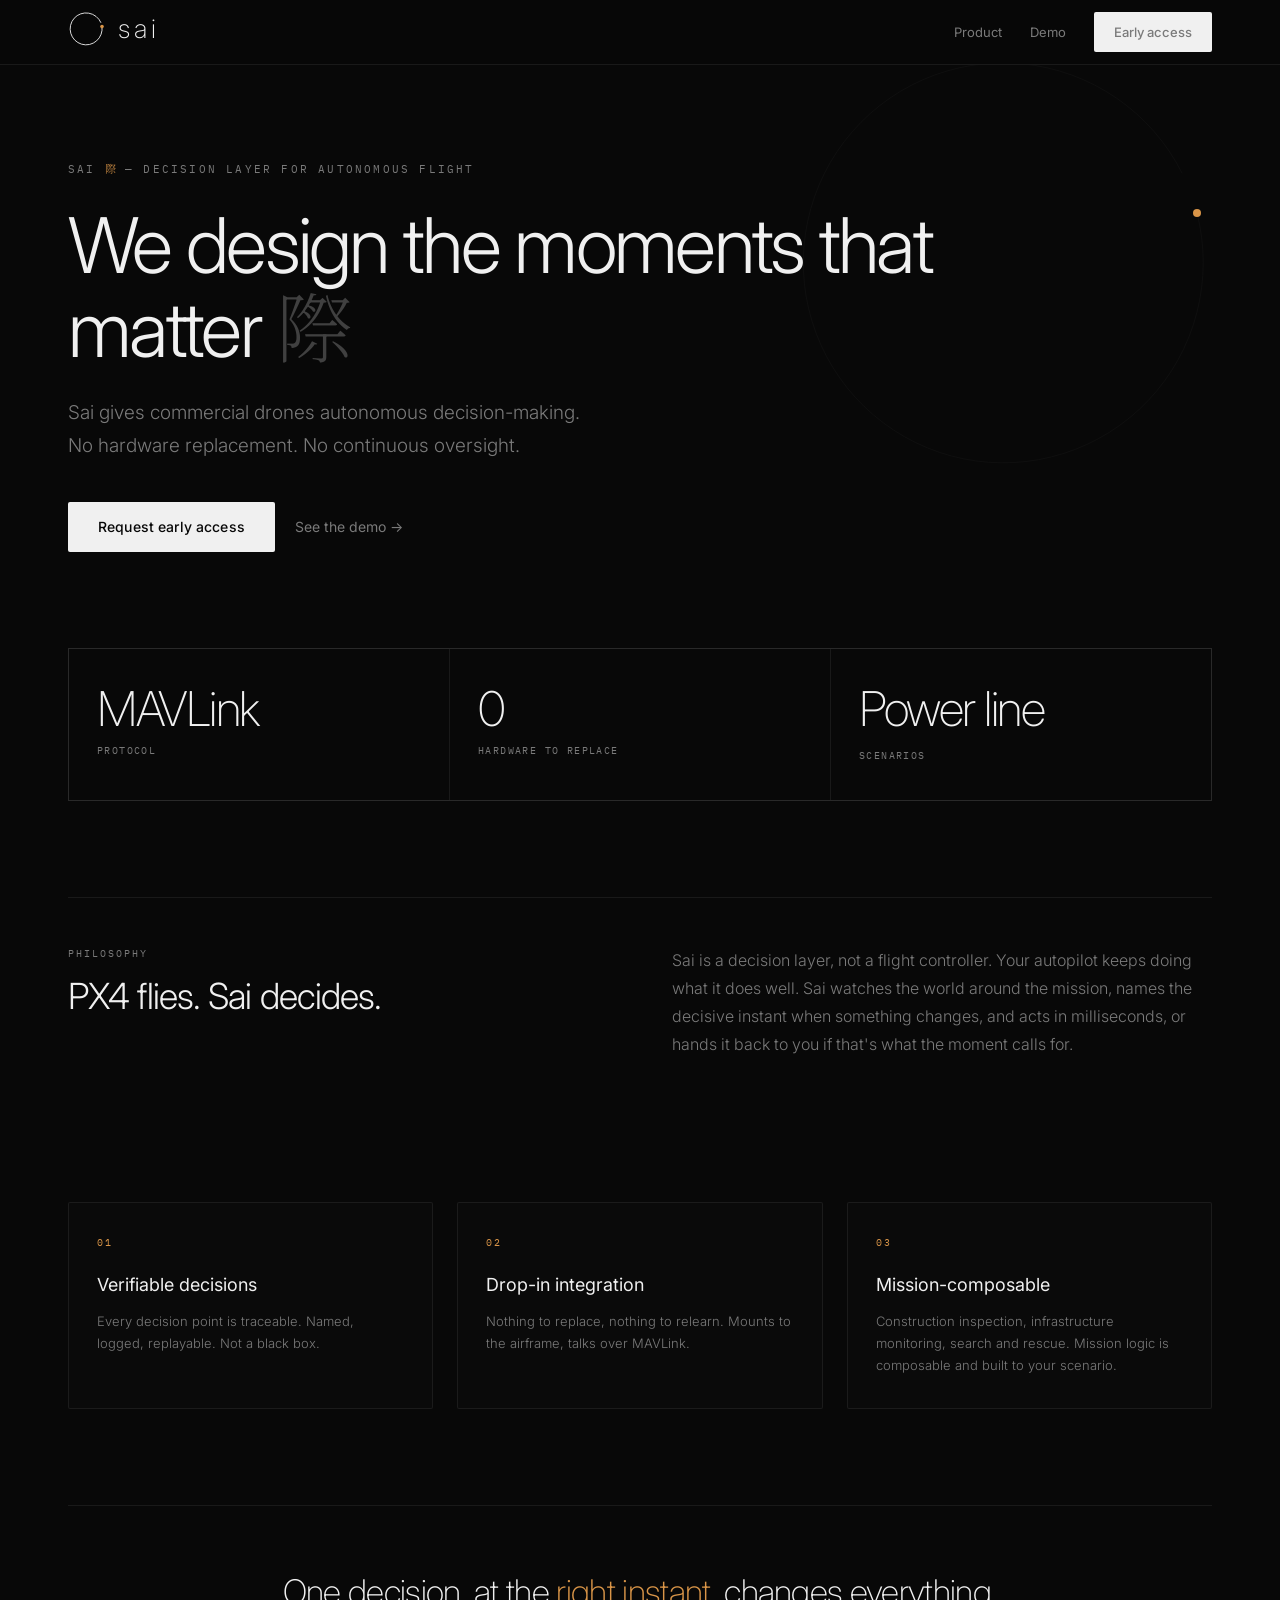
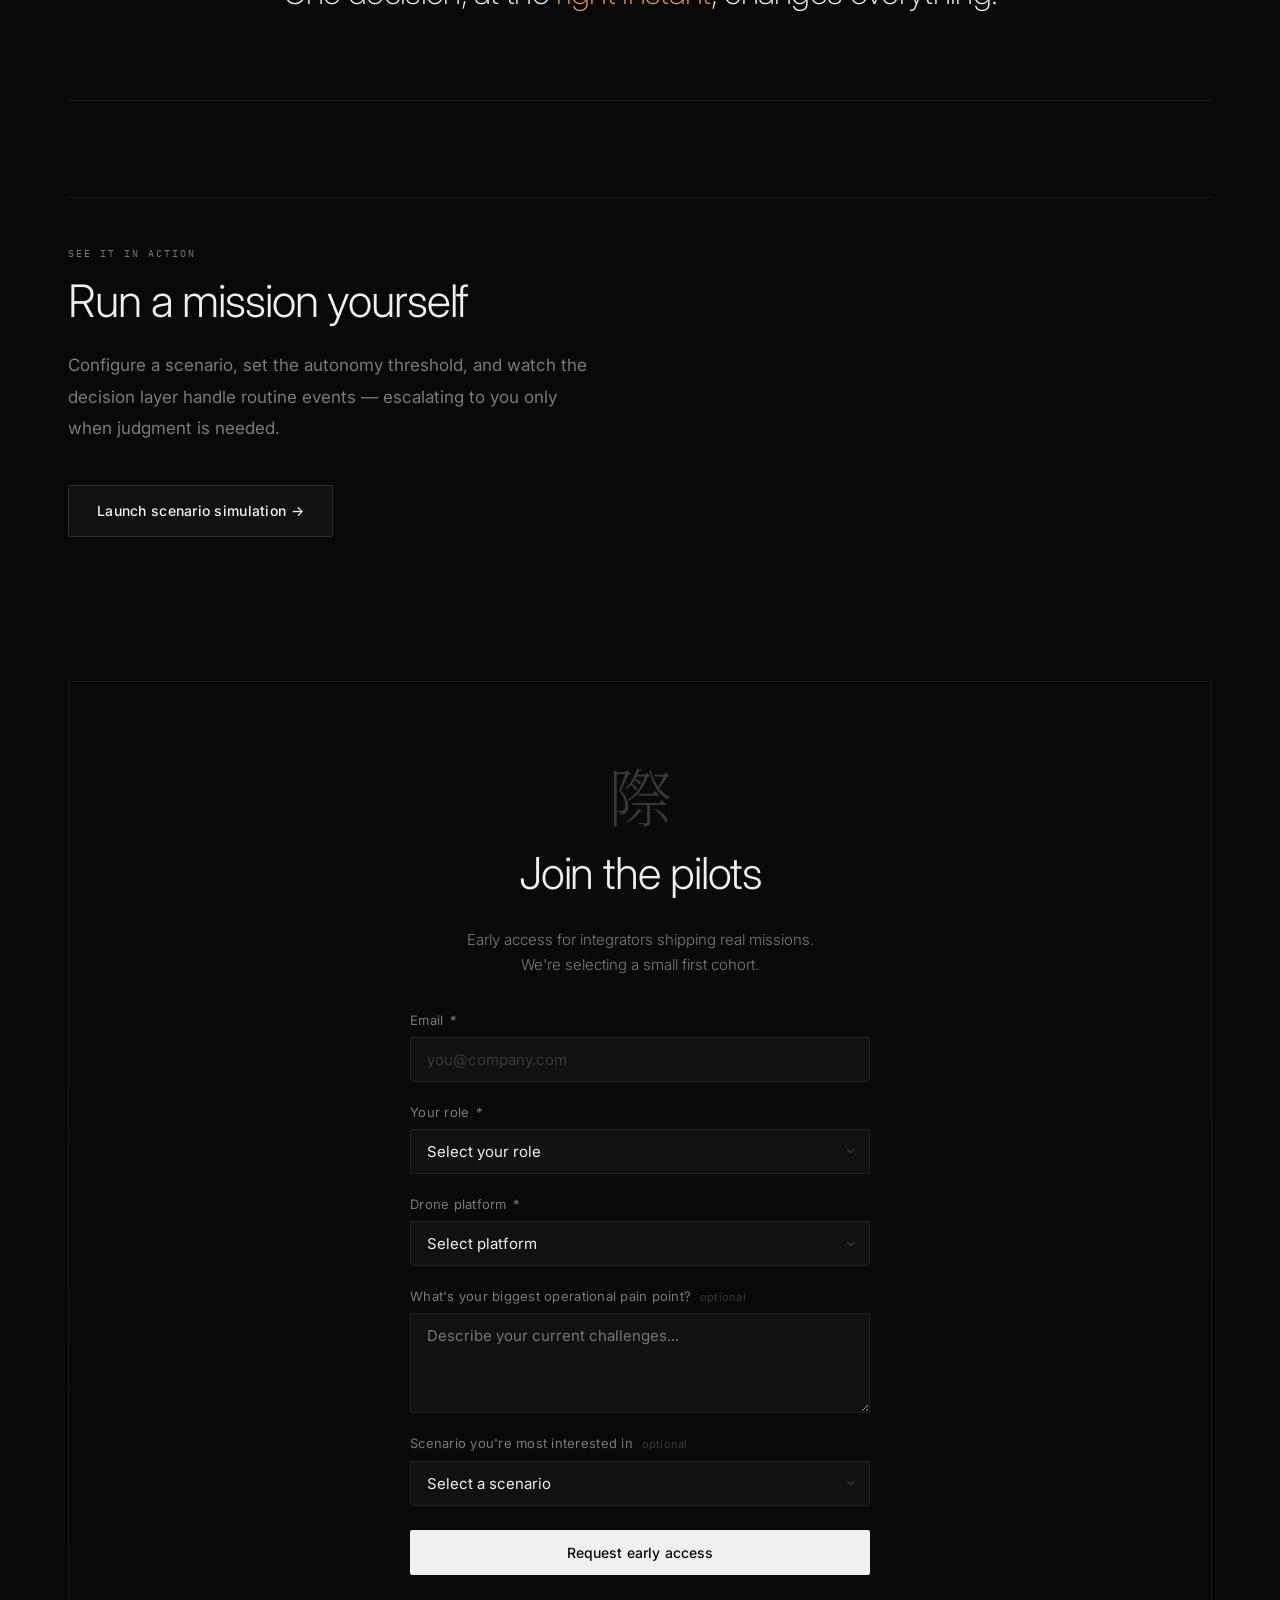
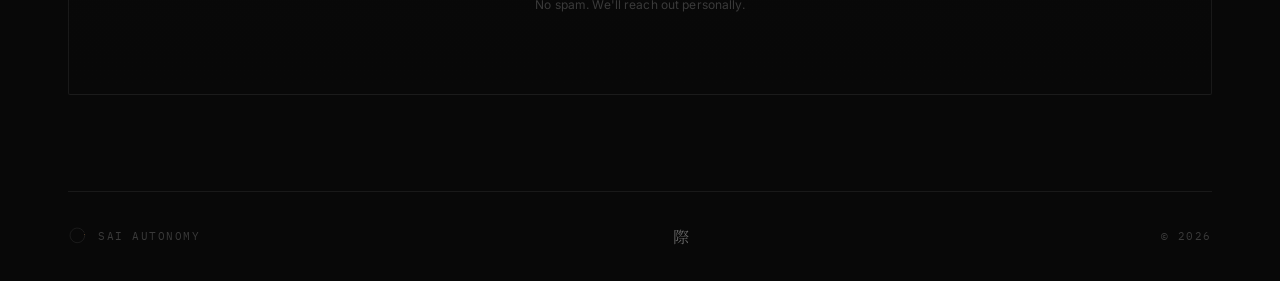
<file: index.html>
<!DOCTYPE html>
<html lang="en">
<head>
  <meta charset="UTF-8" />
  <meta name="viewport" content="width=device-width, initial-scale=1.0" />
  <title>Sai — We design the moments that matter</title>
  <meta name="description" content="The decision layer for autonomous drones. Sai gives commercial drones autonomous decision-making without replacing your hardware." />
  <link rel="icon" type="image/svg+xml" href="data:image/svg+xml,%3Csvg xmlns='http://www.w3.org/2000/svg' viewBox='0 0 64 64' fill='none'%3E%3Crect width='64' height='64' rx='12' fill='%23111417'/%3E%3Cpath d='M 51.5 20.2 A 23 23 0 1 0 53.4 26.7' stroke='%23E8EAF0' stroke-width='1.4' fill='none' stroke-linecap='round'/%3E%3Ccircle cx='53.4' cy='26.7' r='2.5' fill='%23D99548'/%3E%3C/svg%3E" />
  <link rel="preconnect" href="https://fonts.googleapis.com" />
  <link rel="preconnect" href="https://fonts.gstatic.com" crossorigin />
  <link href="https://fonts.googleapis.com/css2?family=Inter:wght@200;300;400;500&family=IBM+Plex+Mono:wght@400;500&family=Noto+Serif+JP:wght@200;300&display=swap" rel="stylesheet" />
  <style>
    *, *::before, *::after { box-sizing: border-box; margin: 0; padding: 0; }

    :root {
      --ed-bg:       #080808;
      --ed-surface:  #111111;
      --ed-text:     #f0f0f0;
      --ed-text-sec: #7a7a7a;
      --ed-text-dim: #3a3a3a;
      --ed-border:   rgba(255, 255, 255, 0.07);
      --ed-border-2: rgba(255, 255, 255, 0.3);
      --ed-focus:    rgba(96, 165, 250, 0.5);
      --sai-node:    #D99548;
      --font-sans:   'Inter', system-ui, -apple-system, sans-serif;
      --font-mono:   'IBM Plex Mono', 'JetBrains Mono', ui-monospace, monospace;
      --font-kana:   'Noto Serif JP', 'Hiragino Mincho ProN', serif;
      --radius:      2px;
      --ease:        cubic-bezier(0.4, 0, 0.2, 1);
    }

    html { scroll-behavior: smooth; }

    body {
      font-family: var(--font-sans);
      background: var(--ed-bg);
      color: var(--ed-text);
      line-height: 1.6;
      -webkit-font-smoothing: antialiased;
      -moz-osx-font-smoothing: grayscale;
      overflow-x: hidden;
    }

    .page { max-width: 1240px; margin: 0 auto; padding: 0 48px; }

    /* ===== SCROLL REVEAL ===== */
    .reveal {
      opacity: 0;
      transform: translateY(20px);
      transition: opacity 600ms var(--ease), transform 600ms var(--ease);
    }
    .reveal.visible {
      opacity: 1;
      transform: translateY(0);
    }
    .reveal-d1 { transition-delay: 80ms; }
    .reveal-d2 { transition-delay: 160ms; }
    .reveal-d3 { transition-delay: 240ms; }

    /* ===== NAV ===== */
    nav {
      position: fixed;
      inset: 0 0 auto 0;
      z-index: 100;
      background: rgba(8, 8, 8, 0.82);
      backdrop-filter: blur(20px);
      -webkit-backdrop-filter: blur(20px);
      border-bottom: 1px solid var(--ed-border);
    }

    .nav-inner {
      max-width: 1240px;
      margin: 0 auto;
      padding: 0 48px;
      display: flex;
      align-items: center;
      justify-content: space-between;
      height: 64px;
    }

    .nav-brand {
      display: flex;
      align-items: center;
      text-decoration: none;
    }

    .nav-links {
      display: flex;
      gap: 28px;
      align-items: center;
    }

    .nav-links a {
      font-size: 13px;
      color: var(--ed-text-sec);
      text-decoration: none;
      transition: color 220ms var(--ease);
    }
    .nav-links a:hover { color: var(--ed-text); }

    .nav-cta {
      background: var(--ed-text);
      color: var(--ed-bg);
      padding: 10px 20px;
      font-size: 13px;
      font-weight: 500;
      border-radius: var(--radius);
      text-decoration: none;
      transition: opacity 150ms var(--ease);
    }
    .nav-cta:hover { opacity: 0.85; }

    /* ===== HERO ===== */
    .hero {
      padding: 160px 0 96px;
      position: relative;
    }

    .hero-lens {
      position: absolute;
      top: 50%;
      right: -80px;
      transform: translateY(-55%);
      width: 520px;
      height: 520px;
      opacity: 0;
      transition: opacity 1.2s var(--ease);
    }
    .hero-lens.visible { opacity: 1; }
    .hero-lens .amber {
      animation: ambientPulse 4s var(--ease) infinite;
    }

    @keyframes ambientPulse {
      0%, 100% { opacity: 0.35; }
      50%      { opacity: 0.55; }
    }

    .hero-eyebrow {
      font-family: var(--font-mono);
      font-size: 11px;
      letter-spacing: 0.2em;
      text-transform: uppercase;
      color: var(--ed-text-sec);
      margin-bottom: 28px;
      opacity: 0;
      transform: translateY(12px);
      animation: heroIn 600ms var(--ease) 200ms forwards;
    }

    .hero-h1 {
      font-weight: 300;
      font-size: clamp(3rem, 6vw, 88px);
      line-height: 1.02;
      letter-spacing: -0.035em;
      margin: 0 0 28px;
      max-width: 900px;
      opacity: 0;
      transform: translateY(16px);
      animation: heroIn 700ms var(--ease) 350ms forwards;
    }

    .hero-kana {
      font-family: var(--font-kana);
      font-weight: 200;
      opacity: 0.24;
      font-size: clamp(3rem, 6vw, 96px);
      margin-left: 16px;
    }

    .hero-lede {
      font-size: 19px;
      line-height: 1.7;
      color: var(--ed-text-sec);
      max-width: 560px;
      margin: 0 0 40px;
      font-weight: 300;
      opacity: 0;
      transform: translateY(12px);
      animation: heroIn 600ms var(--ease) 550ms forwards;
    }

    .hero-actions {
      display: flex;
      gap: 20px;
      align-items: center;
      flex-wrap: wrap;
      opacity: 0;
      transform: translateY(12px);
      animation: heroIn 600ms var(--ease) 700ms forwards;
    }

    @keyframes heroIn {
      to { opacity: 1; transform: translateY(0); }
    }

    .btn-primary {
      display: inline-block;
      background: var(--ed-text);
      color: var(--ed-bg);
      padding: 14px 30px;
      border: none;
      border-radius: var(--radius);
      font-family: var(--font-sans);
      font-size: 14px;
      font-weight: 500;
      letter-spacing: 0.01em;
      cursor: pointer;
      text-decoration: none;
      transition: opacity 150ms var(--ease), transform 150ms var(--ease);
    }
    .btn-primary:hover { opacity: 0.85; transform: translateY(-1px); }

    .btn-text {
      color: var(--ed-text-sec);
      text-decoration: none;
      font-size: 14px;
      transition: color 150ms var(--ease), letter-spacing 300ms var(--ease);
    }
    .btn-text:hover { color: var(--ed-text); letter-spacing: 0.03em; }

    /* ===== STATS ===== */
    .stats {
      display: grid;
      grid-template-columns: repeat(3, 1fr);
      gap: 1px;
      background: var(--ed-border);
      border: 1px solid var(--ed-border);
      margin-bottom: 96px;
    }

    .stat {
      background: var(--ed-bg);
      padding: 36px 28px;
      transition: background 300ms var(--ease);
    }
    .stat:hover { background: #0c0c0c; border-bottom: 2px solid var(--sai-node); }

    .stat-v {
      font-weight: 200;
      font-size: 48px;
      letter-spacing: -0.03em;
      color: var(--ed-text);
      line-height: 1;
      margin-bottom: 10px;
    }

    .stat-l {
      font-family: var(--font-mono);
      font-size: 10px;
      letter-spacing: 0.14em;
      text-transform: uppercase;
      color: var(--ed-text-sec);
    }

    /* Scenario cycling */
    .stat-cycle {
      position: relative;
      height: 1.1em;
      overflow: hidden;
    }

    .stat-cycle span {
      display: block;
      position: absolute;
      inset: 0;
      transition: transform 400ms var(--ease), opacity 400ms var(--ease);
    }

    .stat-cycle span.cycle-out {
      transform: translateY(-100%);
      opacity: 0;
    }
    .stat-cycle span.cycle-in {
      transform: translateY(100%);
      opacity: 0;
    }
    .stat-cycle span.cycle-active {
      transform: translateY(0);
      opacity: 1;
    }

    /* ===== SPLIT ===== */
    .split {
      display: grid;
      grid-template-columns: 1fr 1fr;
      gap: 64px;
      align-items: start;
      padding: 48px 0;
      border-top: 1px solid var(--ed-border);
      margin-bottom: 96px;
    }

    .split-tag {
      font-family: var(--font-mono);
      font-size: 10px;
      letter-spacing: 0.2em;
      text-transform: uppercase;
      color: var(--ed-text-sec);
      margin-bottom: 14px;
    }

    .split-h {
      font-weight: 300;
      font-size: 36px;
      line-height: 1.15;
      letter-spacing: -0.025em;
      margin: 0 0 20px;
    }

    .split-body {
      color: var(--ed-text-sec);
      font-size: 16px;
      line-height: 1.75;
      font-weight: 300;
    }

    /* ===== FEATURES ===== */
    .features {
      display: grid;
      grid-template-columns: repeat(3, 1fr);
      gap: 24px;
      margin-bottom: 96px;
    }

    .feature {
      border: 1px solid var(--ed-border);
      padding: 32px 28px;
      border-radius: var(--radius);
      background: #0a0a0a;
      transition: border-color 300ms var(--ease), transform 300ms var(--ease), background 300ms var(--ease);
    }
    .feature:hover {
      border-color: rgba(255, 255, 255, 0.14);
      transform: translateY(-4px);
      background: #0e0e0e;
    }

    .feature-n {
      font-family: var(--font-mono);
      font-size: 10px;
      letter-spacing: 0.2em;
      color: var(--sai-node);
      margin-bottom: 20px;
    }

    .feature-h {
      font-weight: 400;
      font-size: 18px;
      margin: 0 0 10px;
    }

    .feature-b {
      font-size: 13px;
      color: var(--ed-text-sec);
      line-height: 1.7;
      font-weight: 300;
    }

    /* ===== QUOTE ===== */
    .quote {
      padding: 64px 0;
      text-align: center;
      border-top: 1px solid var(--ed-border);
      border-bottom: 1px solid var(--ed-border);
      margin-bottom: 96px;
    }

    .quote-text {
      font-weight: 200;
      font-size: 34px;
      line-height: 1.3;
      letter-spacing: -0.02em;
      max-width: 900px;
      margin: 0 auto 22px;
    }

    .quote-cite {
      font-family: var(--font-mono);
      font-size: 10px;
      letter-spacing: 0.2em;
      text-transform: uppercase;
      color: var(--ed-text-sec);
    }

    /* ===== DEMO ===== */
    .demo-section {
      padding: 48px 0;
      border-top: 1px solid var(--ed-border);
      margin-bottom: 96px;
    }

    .demo-tag {
      font-family: var(--font-mono);
      font-size: 10px;
      letter-spacing: 0.2em;
      text-transform: uppercase;
      color: var(--ed-text-sec);
      margin-bottom: 14px;
    }

    .demo-h {
      font-weight: 300;
      font-size: clamp(1.875rem, 3.5vw, 2.875rem);
      letter-spacing: -0.025em;
      line-height: 1.12;
      margin-bottom: 1.5rem;
    }

    .demo-body {
      font-size: 1.0625rem;
      color: var(--ed-text-sec);
      max-width: 520px;
      line-height: 1.85;
      margin-bottom: 2.5rem;
    }

    .btn-outline {
      display: inline-block;
      background: var(--ed-surface);
      border: 1px solid rgba(255, 255, 255, 0.12);
      border-radius: var(--radius);
      padding: 14px 28px;
      font-family: var(--font-sans);
      font-size: 14px;
      font-weight: 500;
      color: var(--ed-text);
      text-decoration: none;
      letter-spacing: 0.02em;
      transition: border-color 220ms var(--ease), transform 220ms var(--ease);
    }
    .btn-outline:hover { border-color: var(--ed-border-2); transform: translateY(-1px); }

    /* ===== CTA BAND ===== */
    .cta-band {
      padding: 80px 48px;
      border: 1px solid var(--ed-border);
      border-radius: var(--radius);
      text-align: center;
      background: linear-gradient(180deg, #0a0a0a, var(--ed-bg));
      margin-bottom: 96px;
    }

    .cta-kana {
      font-family: var(--font-kana);
      font-weight: 200;
      font-size: 64px;
      color: var(--ed-text);
      opacity: 0.2;
      line-height: 1;
      margin-bottom: 12px;
    }

    .cta-h {
      font-weight: 300;
      font-size: 44px;
      letter-spacing: -0.025em;
      margin: 0 0 18px;
    }

    .cta-sub {
      color: var(--ed-text-sec);
      font-size: 15px;
      max-width: 560px;
      margin: 0 auto 32px;
      line-height: 1.7;
      font-weight: 300;
    }

    /* ===== FORM ===== */
    .form-wrap {
      max-width: 460px;
      margin: 0 auto;
      text-align: left;
    }

    form {
      display: flex;
      flex-direction: column;
      gap: 1.25rem;
    }

    .field {
      display: flex;
      flex-direction: column;
      gap: 0.4rem;
    }

    label {
      font-size: 13px;
      font-weight: 400;
      letter-spacing: 0.02em;
      color: var(--ed-text-sec);
    }

    .req { color: var(--ed-text-sec); margin-left: 0.15em; }

    .opt {
      font-size: 11px;
      color: var(--ed-text-dim);
      margin-left: 0.4em;
    }

    input[type="email"],
    select,
    textarea {
      background: var(--ed-surface);
      border: 1px solid var(--ed-border);
      border-radius: var(--radius);
      color: var(--ed-text);
      font-family: var(--font-sans);
      font-size: 15px;
      padding: 12px 16px;
      width: 100%;
      transition: border-color 150ms var(--ease);
      appearance: none;
      -webkit-appearance: none;
    }

    input[type="email"]:focus,
    select:focus,
    textarea:focus {
      outline: none;
      border-color: var(--ed-focus);
    }

    input::placeholder { color: var(--ed-text-dim); }

    .select-wrap { position: relative; }
    .select-wrap::after {
      content: '›';
      position: absolute;
      right: 1rem;
      top: 50%;
      transform: translateY(-50%) rotate(90deg);
      color: var(--ed-text-dim);
      pointer-events: none;
      font-size: 1rem;
    }
    .select-wrap select { padding-right: 2.5rem; cursor: pointer; }

    select option { background: #0e0e14; color: var(--ed-text); }

    textarea { resize: vertical; min-height: 100px; }

    .submit-btn {
      background: var(--ed-text);
      color: var(--ed-bg);
      border: none;
      border-radius: var(--radius);
      font-family: var(--font-sans);
      font-size: 14px;
      font-weight: 500;
      letter-spacing: 0.01em;
      padding: 14px;
      cursor: pointer;
      transition: opacity 150ms var(--ease), transform 150ms var(--ease);
      margin-top: 0.25rem;
    }
    .submit-btn:hover { opacity: 0.85; transform: translateY(-1px); }
    .submit-btn:disabled { opacity: 0.45; cursor: not-allowed; transform: none; }

    .form-note {
      font-size: 12px;
      color: var(--ed-text-dim);
      text-align: center;
      letter-spacing: 0.01em;
    }

    .form-success {
      display: none;
      padding: 4rem 2rem;
      text-align: center;
    }
    .form-success.show { display: block; }

    .success-glyph {
      font-family: var(--font-kana);
      font-weight: 200;
      font-size: 2rem;
      color: var(--ed-text);
      opacity: 0.3;
      margin-bottom: 1.25rem;
    }

    .success-title {
      font-size: 1.25rem;
      font-weight: 300;
      letter-spacing: -0.01em;
      margin-bottom: 0.5rem;
    }

    .success-sub {
      font-size: 0.9rem;
      color: var(--ed-text-sec);
    }

    /* ===== FOOTER ===== */
    footer {
      border-top: 1px solid var(--ed-border);
      padding: 32px 0;
      display: flex;
      align-items: center;
      justify-content: space-between;
      flex-wrap: wrap;
      gap: 1rem;
    }

    .footer-brand {
      display: flex;
      align-items: center;
      gap: 10px;
    }

    .footer-brand svg { color: var(--ed-text); }

    .footer-text {
      font-family: var(--font-mono);
      font-size: 11px;
      letter-spacing: 0.14em;
      text-transform: uppercase;
      color: var(--ed-text-dim);
    }

    .footer-kana {
      font-family: var(--font-kana);
      font-size: 16px;
      opacity: 0.4;
      color: var(--ed-text);
    }

    .footer-copy {
      font-family: var(--font-mono);
      font-size: 11px;
      letter-spacing: 0.14em;
      text-transform: uppercase;
      color: var(--ed-text-dim);
    }

    /* ===== RESPONSIVE ===== */
    @media (max-width: 900px) {
      .stats { grid-template-columns: 1fr; }
      .split { grid-template-columns: 1fr; gap: 24px; }
      .features { grid-template-columns: 1fr; }
      .hero-lens { display: none; }
    }

    @media (max-width: 640px) {
      .page { padding: 0 24px; }
      .nav-inner { padding: 0 24px; }
      .nav-links { display: none; }
      .hero { padding: 120px 0 64px; }
      .hero-h1 { font-size: clamp(2.25rem, 8vw, 3.5rem); }
      .hero-kana { font-size: clamp(2.25rem, 8vw, 3.5rem); display: block; margin-left: 0; margin-top: 8px; }
      .stat-v { font-size: 36px; }
      .split-h { font-size: 28px; }
      .quote-text { font-size: 24px; }
      .cta-band { padding: 48px 24px; }
      .cta-h { font-size: 32px; }
      footer { padding: 24px 0; }
    }
  </style>
</head>
<body>

  <!-- NAV -->
  <nav>
    <div class="nav-inner">
      <a href="#" class="nav-brand">
        <svg viewBox="0 0 120 40" width="120" height="40" fill="none" style="overflow:visible;display:block;">
          <g transform="translate(20,20)">
            <path d="M 12.8 -9.6 A 16 16 0 1 0 14.0 -5.4" stroke="#f0f0f0" stroke-width="0.9" fill="none" stroke-linecap="round"/>
            <circle cx="14.0" cy="-5.4" r="1.8" fill="#D99548"/>
          </g>
          <text x="50" y="26" font-family="'Inter', system-ui, sans-serif" font-weight="200" font-size="26" letter-spacing="4" fill="#f0f0f0">sai</text>
        </svg>
      </a>
      <div class="nav-links">
        <a href="#what">Product</a>
        <a href="#demo">Demo</a>
        <a href="#access" class="nav-cta">Early access</a>
      </div>
    </div>
  </nav>

  <div class="page">

    <!-- HERO -->
    <section class="hero">
      <svg class="hero-lens" viewBox="0 0 520 520" fill="none">
        <path d="M 410 135 A 200 200 0 1 0 425 175" stroke="rgba(255,255,255,0.04)" stroke-width="0.8" fill="none" stroke-linecap="round"/>
        <circle class="amber" cx="425" cy="175" r="4" fill="#D99548"/>
      </svg>

      <div class="hero-eyebrow">Sai <span style="color:var(--sai-node);font-family:var(--font-kana);font-weight:300;letter-spacing:0;">際</span> — Decision layer for autonomous flight</div>
      <h1 class="hero-h1">We design the moments that matter<span class="hero-kana">際</span></h1>
      <p class="hero-lede">
        Sai gives commercial drones autonomous decision-making.<br>
        No hardware replacement. No continuous oversight.
      </p>
      <div class="hero-actions">
        <a href="#access" class="btn-primary">Request early access</a>
        <a href="demo.html" class="btn-text">See the demo →</a>
      </div>
    </section>

    <!-- STATS -->
    <div class="stats reveal">
      <div class="stat">
        <div class="stat-v">MAVLink</div>
        <div class="stat-l">Protocol</div>
      </div>
      <div class="stat">
        <div class="stat-v">0</div>
        <div class="stat-l">Hardware to replace</div>
      </div>
      <div class="stat">
        <div class="stat-v stat-cycle" id="scenarioCycle">
          <span class="cycle-active">Construction</span>
        </div>
        <div class="stat-l">Scenarios</div>
      </div>
    </div>

    <!-- SPLIT STATEMENT -->
    <div class="split reveal" id="what">
      <div>
        <div class="split-tag">Philosophy</div>
        <h2 class="split-h">PX4 flies. Sai decides.</h2>
      </div>
      <div class="split-body">
        Sai is a decision layer, not a flight controller. Your autopilot keeps doing what it does well.
        Sai watches the world around the mission, names the decisive instant when something changes,
        and acts in milliseconds, or hands it back to you if that's what the moment calls for.
      </div>
    </div>

    <!-- FEATURES -->
    <div class="features">
      <div class="feature reveal reveal-d1">
        <div class="feature-n">01</div>
        <h3 class="feature-h">Verifiable decisions</h3>
        <div class="feature-b">Every decision point is traceable. Named, logged, replayable. Not a black box.</div>
      </div>
      <div class="feature reveal reveal-d2">
        <div class="feature-n">02</div>
        <h3 class="feature-h">Drop-in integration</h3>
        <div class="feature-b">Nothing to replace, nothing to relearn. Mounts to the airframe, talks over MAVLink.</div>
      </div>
      <div class="feature reveal reveal-d3">
        <div class="feature-n">03</div>
        <h3 class="feature-h">Mission-composable</h3>
        <div class="feature-b">Construction inspection, infrastructure monitoring, search and rescue. Mission logic is composable and built to your scenario.</div>
      </div>
    </div>

    <!-- QUOTE -->
    <div class="quote reveal">
      <div class="quote-text">One decision, at the <span style="color:var(--sai-node)">right instant</span>, changes everything.</div>
    </div>

    <!-- DEMO -->
    <section class="demo-section reveal" id="demo">
      <div class="demo-tag">See it in action</div>
      <h2 class="demo-h">Run a mission yourself</h2>
      <p class="demo-body">
        Configure a scenario, set the autonomy threshold, and watch the decision layer
        handle routine events — escalating to you only when judgment is needed.
      </p>
      <a href="demo.html" class="btn-outline">Launch scenario simulation →</a>
    </section>

    <!-- CTA BAND -->
    <div class="cta-band reveal" id="access">
      <div class="cta-kana">際</div>
      <h2 class="cta-h">Join the pilots</h2>
      <div class="cta-sub">Early access for integrators shipping real missions.<br>We're selecting a small first cohort.</div>

      <div class="form-wrap">
        <form id="earlyAccessForm" action="https://formspree.io/f/mqegwvev" method="POST" novalidate>

          <div class="field">
            <label for="email">Email <span class="req">*</span></label>
            <input type="email" id="email" name="email" placeholder="you@company.com" required />
          </div>

          <div class="field">
            <label for="role">Your role <span class="req">*</span></label>
            <div class="select-wrap">
              <select id="role" name="role" required>
                <option value="" disabled selected>Select your role</option>
                <option value="site_manager">Site Manager</option>
                <option value="drone_operator">Drone Operator</option>
                <option value="systems_integrator">Systems Integrator</option>
                <option value="researcher">Researcher</option>
                <option value="investor">Investor</option>
                <option value="other">Other</option>
              </select>
            </div>
          </div>

          <div class="field">
            <label for="platform">Drone platform <span class="req">*</span></label>
            <div class="select-wrap">
              <select id="platform" name="platform" required>
                <option value="" disabled selected>Select platform</option>
                <option value="px4">PX4-based</option>
                <option value="ardupilot">ArduPilot</option>
                <option value="dji">DJI</option>
                <option value="none">None yet</option>
                <option value="other">Other</option>
              </select>
            </div>
          </div>

          <div class="field">
            <label for="pain">
              What's your biggest operational pain point?
              <span class="opt">optional</span>
            </label>
            <textarea id="pain" name="pain_point" placeholder="Describe your current challenges..."></textarea>
          </div>

          <div class="field">
            <label for="scenario">
              Scenario you're most interested in
              <span class="opt">optional</span>
            </label>
            <div class="select-wrap">
              <select id="scenario" name="scenario">
                <option value="" disabled selected>Select a scenario</option>
                <option value="construction">Construction site inspection</option>
                <option value="power">Power line inspection</option>
                <option value="agriculture">Agriculture</option>
                <option value="sar">Search &amp; Rescue</option>
                <option value="other">Other</option>
              </select>
            </div>
          </div>

          <button type="submit" class="submit-btn" id="submitBtn">Request early access</button>
          <p class="form-note">No spam. We'll reach out personally.</p>
        </form>

        <div class="form-success" id="formSuccess">
          <div class="success-glyph">際</div>
          <div class="success-title">You're on the list</div>
          <div class="success-sub">We'll be in touch.</div>
        </div>
      </div>
    </div>

    <!-- FOOTER -->
    <footer>
      <div class="footer-brand">
        <svg viewBox="0 0 240 240" width="20" height="20" fill="none">
          <path d="M 193.06 75.78 A 88 88 0 1 0 200.11 100.05" stroke="currentColor" stroke-width="1" fill="none" stroke-linecap="round"/>
          <circle cx="200.11" cy="100.05" r="3.5" fill="#D99548"/>
        </svg>
        <span class="footer-text">Sai Autonomy</span>
      </div>
      <div class="footer-kana">際</div>
      <div class="footer-copy">&copy; 2026</div>
    </footer>

  </div>

  <script>
    /* Scroll reveal */
    const io = new IntersectionObserver((entries) => {
      entries.forEach(e => {
        if (e.isIntersecting) {
          e.target.classList.add('visible');
          io.unobserve(e.target);
        }
      });
    }, { threshold: 0.15 });

    document.querySelectorAll('.reveal').forEach(el => io.observe(el));

    /* Hero lens fade-in */
    requestAnimationFrame(() => {
      const lens = document.querySelector('.hero-lens');
      if (lens) lens.classList.add('visible');
    });

    /* Scenario cycling */
    const scenarios = ['Construction', 'Infrastructure', 'Power line', 'Agriculture', 'Search & Rescue'];
    let idx = 0;
    const cycleEl = document.getElementById('scenarioCycle');

    setInterval(() => {
      const current = cycleEl.querySelector('.cycle-active');
      current.classList.remove('cycle-active');
      current.classList.add('cycle-out');

      const next = document.createElement('span');
      idx = (idx + 1) % scenarios.length;
      next.textContent = scenarios[idx];
      next.classList.add('cycle-in');
      cycleEl.appendChild(next);

      requestAnimationFrame(() => {
        requestAnimationFrame(() => {
          next.classList.remove('cycle-in');
          next.classList.add('cycle-active');
        });
      });

      setTimeout(() => current.remove(), 500);
    }, 2400);

    /* Form submit */
    const form    = document.getElementById('earlyAccessForm');
    const btn     = document.getElementById('submitBtn');
    const success = document.getElementById('formSuccess');

    form.addEventListener('submit', async (e) => {
      e.preventDefault();
      if (!form.email.value.trim() || !form.role.value || !form.platform.value) return;

      btn.disabled = true;
      btn.textContent = 'Sending\u2026';

      try {
        const res = await fetch(form.action, {
          method: 'POST',
          body: new FormData(form),
          headers: { Accept: 'application/json' }
        });
        if (res.ok) {
          form.style.display = 'none';
          success.classList.add('show');
        } else {
          btn.disabled = false;
          btn.textContent = 'Request early access';
        }
      } catch {
        btn.disabled = false;
        btn.textContent = 'Request early access';
      }
    });
  </script>

</body>
</html>
</file>
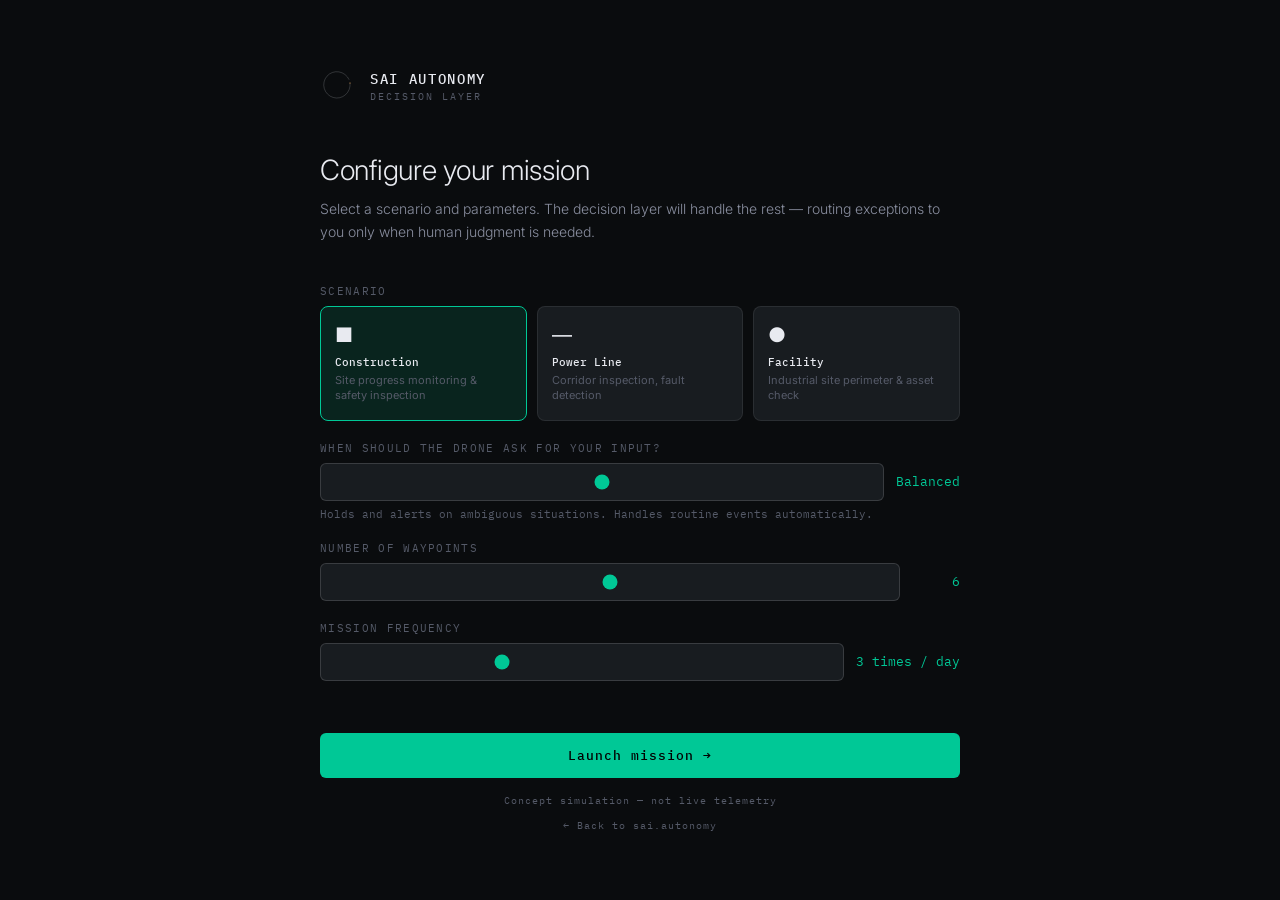
<file: demo.html>
<!DOCTYPE html>
<html lang="en">
<head>
<meta charset="UTF-8">
<meta name="viewport" content="width=device-width, initial-scale=1.0">
<title>Sai — Mission Demo</title>
<link href="https://fonts.googleapis.com/css2?family=Inter:wght@200;300;400;500&family=IBM+Plex+Mono:wght@400;500&family=Noto+Serif+JP:wght@200;300&display=swap" rel="stylesheet">
<style>
*, *::before, *::after { box-sizing: border-box; margin: 0; padding: 0; }

:root {
  --bg: #0A0C0E;
  --bg2: #111417;
  --bg3: #181C20;
  --border: rgba(255,255,255,0.08);
  --border2: rgba(255,255,255,0.14);
  --text: #E8EAF0;
  --text2: #8A8FA0;
  --text3: #555A68;
  --green: #00C896;
  --green-dim: rgba(0,200,150,0.12);
  --amber: #E8A020;
  --amber-dim: rgba(232,160,32,0.12);
  --red: #E84040;
  --red-dim: rgba(232,64,64,0.12);
  --blue: #4090E8;
  --blue-dim: rgba(64,144,232,0.12);
  --mono: 'IBM Plex Mono', 'JetBrains Mono', ui-monospace, monospace;
  --sans: 'Inter', system-ui, -apple-system, sans-serif;
  --kana: 'Noto Serif JP', 'Hiragino Mincho ProN', serif;
  --sai-node: #D99548;
}

body {
  background: var(--bg);
  color: var(--text);
  font-family: var(--sans);
  font-size: 14px;
  min-height: 100vh;
  overflow-x: hidden;
  -webkit-font-smoothing: antialiased;
  -moz-osx-font-smoothing: grayscale;
}

.screen { display: none; min-height: 100vh; }
.screen.active { display: flex; flex-direction: column; }

/* ── SCREEN 1: SETUP ── */
#screen-setup {
  align-items: center;
  justify-content: center;
  padding: 40px 24px;
  background: var(--bg);
}

.setup-inner { width: 100%; max-width: 640px; }

.logo-mark {
  display: flex; align-items: center; gap: 14px; margin-bottom: 48px;
}
.logo-text { font-family: var(--mono); font-size: 14px; font-weight: 500; letter-spacing: 0.12em; }
.logo-sub { font-family: var(--mono); font-size: 10px; color: var(--text3); letter-spacing: 0.2em; margin-top: 2px; }

.setup-heading { font-size: 28px; font-weight: 300; line-height: 1.3; margin-bottom: 8px; letter-spacing: -0.01em; }
.setup-sub { color: var(--text2); font-size: 14px; line-height: 1.7; margin-bottom: 40px; font-weight: 300; }

.field { margin-bottom: 20px; }
.field label { display: block; font-family: var(--mono); font-size: 11px; color: var(--text3); letter-spacing: 0.12em; text-transform: uppercase; margin-bottom: 8px; }
.field select, .field input[type=range] {
  width: 100%; background: var(--bg3); border: 1px solid var(--border2);
  border-radius: 6px; padding: 10px 14px; color: var(--text);
  font-family: var(--mono); font-size: 13px; appearance: none; cursor: pointer;
  outline: none;
}
.field select:focus { border-color: var(--green); }

.range-row { display: flex; align-items: center; gap: 12px; }
.range-row input { flex: 1; accent-color: var(--green); }
.range-val { font-family: var(--mono); font-size: 13px; color: var(--green); min-width: 48px; text-align: right; }

.scenario-cards { display: grid; grid-template-columns: 1fr 1fr 1fr; gap: 10px; }
.scenario-card {
  background: var(--bg3); border: 1px solid var(--border); border-radius: 8px;
  padding: 16px 14px; cursor: pointer; transition: border-color 0.15s, background 0.15s;
}
.scenario-card:hover { border-color: var(--border2); }
.scenario-card.selected { border-color: var(--green); background: var(--green-dim); }
.sc-icon { font-size: 20px; margin-bottom: 8px; }
.sc-name { font-family: var(--mono); font-size: 11px; font-weight: 500; color: var(--text); margin-bottom: 4px; }
.sc-desc { font-size: 11px; color: var(--text3); line-height: 1.4; }

.start-mission-btn {
  width: 100%; margin-top: 32px;
  background: var(--green); color: #000;
  border: none; border-radius: 6px; padding: 14px;
  font-family: var(--mono); font-size: 13px; font-weight: 500;
  cursor: pointer; letter-spacing: 0.08em;
  transition: opacity 0.15s;
}
.start-mission-btn:hover { opacity: 0.88; }

/* ── SCREEN 2: MISSION ── */
#screen-mission { background: var(--bg); flex-direction: column; }

.topbar {
  display: flex; align-items: center; justify-content: space-between;
  padding: 12px 20px; border-bottom: 1px solid var(--border);
  background: var(--bg2); flex-shrink: 0;
}
.topbar-left { display: flex; align-items: center; gap: 16px; }
.topbar-logo { font-family: var(--mono); font-size: 13px; font-weight: 500; letter-spacing: 0.1em; }
.sep { width: 1px; height: 16px; background: var(--border2); }
.mission-badge {
  font-family: var(--mono); font-size: 11px; color: var(--text2);
  background: var(--bg3); border: 1px solid var(--border); border-radius: 4px;
  padding: 3px 8px; letter-spacing: 0.06em;
}
.topbar-right { display: flex; align-items: center; gap: 16px; }
.telem { text-align: right; }
.telem-val { font-family: var(--mono); font-size: 13px; font-weight: 500; }
.telem-label { font-family: var(--mono); font-size: 9px; color: var(--text3); text-transform: uppercase; letter-spacing: 0.1em; }
.stop-btn {
  background: transparent; border: 1px solid var(--border2); border-radius: 5px;
  color: var(--text2); font-family: var(--mono); font-size: 11px; padding: 5px 12px;
  cursor: pointer; letter-spacing: 0.06em; transition: border-color 0.15s;
}
.stop-btn:hover { border-color: var(--red); color: var(--red); }

.mission-body {
  display: grid; grid-template-columns: 1fr 320px; flex: 1; overflow: hidden;
}

.map-area { position: relative; overflow: hidden; background: var(--bg); }
canvas#missionCanvas { display: block; width: 100%; height: 100%; }

.right-panel {
  border-left: 1px solid var(--border); display: flex; flex-direction: column;
  overflow: hidden; background: var(--bg2);
}

.decision-panel { padding: 14px 16px; border-bottom: 1px solid var(--border); }
.dp-title { font-family: var(--mono); font-size: 10px; color: var(--text3); text-transform: uppercase; letter-spacing: 0.14em; margin-bottom: 12px; }

.level-row {
  display: flex; align-items: flex-start; gap: 10px;
  padding: 8px 10px; border-radius: 6px; margin-bottom: 4px;
  transition: background 0.2s, border-color 0.2s;
  border: 1px solid transparent;
}
.level-row.active-1a { background: var(--red-dim); border-color: var(--red); }
.level-row.active-1b { background: var(--green-dim); border-color: var(--green); }
.level-row.active-2  { background: var(--amber-dim); border-color: var(--amber); }
.level-row.active-3  { background: var(--blue-dim); border-color: var(--blue); }

.level-dot { width: 7px; height: 7px; border-radius: 50%; flex-shrink: 0; margin-top: 3px; }
.level-name { font-family: var(--mono); font-size: 11px; font-weight: 500; }
.level-desc { font-size: 10px; color: var(--text3); margin-top: 2px; line-height: 1.4; }

.log-area { flex: 1; overflow: hidden; display: flex; flex-direction: column; }
.log-header { padding: 10px 16px 6px; border-bottom: 1px solid var(--border); font-family: var(--mono); font-size: 10px; color: var(--text3); text-transform: uppercase; letter-spacing: 0.14em; }
.log-scroll { flex: 1; overflow-y: auto; padding: 8px 16px; }
.log-scroll::-webkit-scrollbar { width: 3px; }
.log-scroll::-webkit-scrollbar-thumb { background: var(--border2); border-radius: 2px; }
.log-entry { display: flex; gap: 10px; padding: 4px 0; border-bottom: 1px solid var(--border); }
.log-entry:last-child { border-bottom: none; }
.log-ts { font-family: var(--mono); font-size: 10px; color: var(--text3); flex-shrink: 0; padding-top: 1px; }
.log-msg { font-family: var(--mono); font-size: 11px; line-height: 1.5; }
.log-msg.ok { color: var(--green); }
.log-msg.warn { color: var(--amber); }
.log-msg.crit { color: var(--red); }
.log-msg.info { color: var(--blue); }
.log-msg.dim { color: var(--text2); }

.alert-section { padding: 12px 16px; border-top: 1px solid var(--border); }
.alert-card {
  border-radius: 6px; padding: 12px 14px;
  border: 1px solid var(--amber);
  background: var(--amber-dim);
}
.alert-card.crit { border-color: var(--red); background: var(--red-dim); }
.alert-tag { font-family: var(--mono); font-size: 10px; font-weight: 500; text-transform: uppercase; letter-spacing: 0.1em; margin-bottom: 6px; }
.alert-tag.warn { color: var(--amber); }
.alert-tag.crit { color: var(--red); }
.alert-msg-text { font-size: 12px; color: var(--text2); line-height: 1.5; margin-bottom: 10px; }
.alert-btns { display: flex; gap: 8px; }
.btn-ok {
  flex: 1; background: var(--green); color: #000; border: none; border-radius: 4px;
  padding: 7px 0; font-family: var(--mono); font-size: 11px; font-weight: 500;
  cursor: pointer; letter-spacing: 0.06em; transition: opacity 0.15s;
}
.btn-ok:hover { opacity: 0.85; }
.btn-hold {
  flex: 1; background: transparent; border: 1px solid var(--border2); border-radius: 4px;
  color: var(--text2); padding: 7px 0; font-family: var(--mono); font-size: 11px;
  cursor: pointer; letter-spacing: 0.06em; transition: border-color 0.15s;
}
.btn-hold:hover { border-color: var(--amber); color: var(--amber); }

/* ── SCREEN 3: REPORT ── */
#screen-report {
  align-items: center; justify-content: center; padding: 40px 24px;
}
.report-inner { width: 100%; max-width: 600px; }
.report-header { margin-bottom: 32px; }
.report-status { font-family: var(--mono); font-size: 11px; letter-spacing: 0.15em; text-transform: uppercase; margin-bottom: 12px; }
.report-status.complete { color: var(--green); }
.report-status.emergency { color: var(--red); }
.report-title { font-size: 26px; font-weight: 300; margin-bottom: 8px; letter-spacing: -0.01em; }
.report-sub { color: var(--text2); font-size: 13px; }
.report-grid { display: grid; grid-template-columns: 1fr 1fr 1fr; gap: 10px; margin-bottom: 24px; }
.report-stat { background: var(--bg3); border: 1px solid var(--border); border-radius: 8px; padding: 14px 16px; }
.rs-val { font-family: var(--mono); font-size: 22px; font-weight: 500; margin-bottom: 4px; }
.rs-label { font-family: var(--mono); font-size: 10px; color: var(--text3); text-transform: uppercase; letter-spacing: 0.1em; }
.events-title { font-family: var(--mono); font-size: 10px; color: var(--text3); text-transform: uppercase; letter-spacing: 0.14em; margin-bottom: 12px; }
.event-row { display: flex; align-items: flex-start; gap: 12px; padding: 10px 0; border-bottom: 1px solid var(--border); }
.event-row:last-child { border-bottom: none; }
.event-level { font-family: var(--mono); font-size: 10px; font-weight: 500; padding: 2px 7px; border-radius: 3px; flex-shrink: 0; }
.ev-1a { background: var(--red-dim); color: var(--red); }
.ev-1b { background: var(--green-dim); color: var(--green); }
.ev-2 { background: var(--amber-dim); color: var(--amber); }
.event-desc { font-size: 12px; color: var(--text2); line-height: 1.5; }
.event-ts { font-family: var(--mono); font-size: 10px; color: var(--text3); margin-left: auto; flex-shrink: 0; padding-top: 1px; }

.restart-btn {
  width: 100%; margin-top: 28px; background: transparent;
  border: 1px solid var(--border2); border-radius: 6px; padding: 12px;
  font-family: var(--mono); font-size: 12px; color: var(--text2);
  cursor: pointer; letter-spacing: 0.08em; transition: border-color 0.15s, color 0.15s;
}
.restart-btn:hover { border-color: var(--green); color: var(--green); }

@keyframes fadeIn { from { opacity: 0; transform: translateY(8px); } to { opacity: 1; transform: translateY(0); } }
.fade-in { animation: fadeIn 0.3s ease forwards; }
@keyframes blink { 0%,100%{opacity:1} 50%{opacity:0.3} }
.blink { animation: blink 1.2s infinite; }

@media (max-width: 700px) {
  .scenario-cards { grid-template-columns: 1fr; }
  .mission-body { grid-template-columns: 1fr; grid-template-rows: 1fr auto; }
  .map-area { min-height: 50vh; }
  .right-panel { border-left: none; border-top: 1px solid var(--border); max-height: 45vh; overflow-y: auto; }
  .report-grid { grid-template-columns: 1fr 1fr; }
  .topbar { flex-wrap: wrap; gap: 8px; }
  .topbar-right { flex-wrap: wrap; gap: 10px; }
}
</style>
</head>
<body>

<!-- SCREEN 1: SETUP -->
<div id="screen-setup" class="screen active">
  <div class="setup-inner">
    <div class="logo-mark">
      <svg viewBox="0 0 240 240" width="36" height="36" fill="none" style="color:var(--text);">
        <path d="M 193.06 75.78 A 88 88 0 1 0 200.11 100.05" stroke="currentColor" stroke-width="1.2" fill="none" stroke-linecap="round"/>
        <circle cx="200.11" cy="100.05" r="4" fill="#D99548"/>
      </svg>
      <div>
        <div class="logo-text">SAI AUTONOMY</div>
        <div class="logo-sub">DECISION LAYER</div>
      </div>
    </div>

    <h1 class="setup-heading">Configure your mission</h1>
    <p class="setup-sub">Select a scenario and parameters. The decision layer will handle the rest — routing exceptions to you only when human judgment is needed.</p>

    <div class="field">
      <label>Scenario</label>
      <div class="scenario-cards" id="scenarioCards">
        <div class="scenario-card selected" data-id="construction" onclick="selectScenario(this)">
          <div class="sc-icon">■</div>
          <div class="sc-name">Construction</div>
          <div class="sc-desc">Site progress monitoring &amp; safety inspection</div>
        </div>
        <div class="scenario-card" data-id="powerline" onclick="selectScenario(this)">
          <div class="sc-icon">—</div>
          <div class="sc-name">Power Line</div>
          <div class="sc-desc">Corridor inspection, fault detection</div>
        </div>
        <div class="scenario-card" data-id="facility" onclick="selectScenario(this)">
          <div class="sc-icon">●</div>
          <div class="sc-name">Facility</div>
          <div class="sc-desc">Industrial site perimeter &amp; asset check</div>
        </div>
      </div>
    </div>

    <div class="field">
      <label>When should the drone ask for your input?</label>
      <div class="range-row">
        <input type="range" id="thresholdSlider" min="1" max="3" value="2" step="1" oninput="updateThreshold(this.value)">
        <span class="range-val" id="thresholdVal">Balanced</span>
      </div>
      <div style="font-size:11px;color:var(--text3);margin-top:6px;font-family:var(--mono)" id="thresholdDesc">Holds and alerts on ambiguous situations. Handles routine events automatically.</div>
    </div>

    <div class="field">
      <label>Number of waypoints</label>
      <div class="range-row">
        <input type="range" id="wpSlider" min="4" max="8" value="6" step="1" oninput="document.getElementById('wpVal').textContent=this.value">
        <span class="range-val" id="wpVal">6</span>
      </div>
    </div>

    <div class="field">
      <label>Mission frequency</label>
      <div class="range-row">
        <input type="range" id="batSlider" min="1" max="7" value="3" step="1" oninput="document.getElementById('batVal').textContent=this.value+' times / day'">
        <span class="range-val" id="batVal">3 times / day</span>
      </div>
    </div>

    <button class="start-mission-btn" onclick="launchMission()">Launch mission →</button>
    <p style="margin-top:16px;text-align:center;font-family:var(--mono);font-size:10px;color:var(--text3);letter-spacing:0.1em;">Concept simulation — not live telemetry</p>
    <a href="index.html" style="display:block;text-align:center;margin-top:12px;font-family:var(--mono);font-size:10px;color:var(--text3);text-decoration:none;letter-spacing:0.1em;transition:color 0.15s;" onmouseover="this.style.color='var(--text2)'" onmouseout="this.style.color='var(--text3)'">← Back to sai.autonomy</a>
  </div>
</div>

<!-- SCREEN 2: MISSION -->
<div id="screen-mission" class="screen">
  <div class="topbar">
    <div class="topbar-left">
      <span class="topbar-logo" style="display:flex;align-items:center;gap:8px;">
        <svg viewBox="0 0 240 240" width="18" height="18" fill="none" style="color:var(--text);">
          <path d="M 193.06 75.78 A 88 88 0 1 0 200.11 100.05" stroke="currentColor" stroke-width="1.5" fill="none" stroke-linecap="round"/>
          <circle cx="200.11" cy="100.05" r="4.5" fill="#D99548"/>
        </svg>
        SAI
      </span>
      <div class="sep"></div>
      <span class="mission-badge" id="missionBadge">CONSTRUCTION · ZONE A</span>
      <span class="mission-badge blink" id="statusBadge" style="color:var(--green);border-color:var(--green)">● FLYING</span>
    </div>
    <div class="topbar-right">
      <div class="telem"><div class="telem-val" id="tBat" style="color:var(--green)">—</div><div class="telem-label">Battery</div></div>
      <div class="telem"><div class="telem-val" id="tAlt">—</div><div class="telem-label">Alt m</div></div>
      <div class="telem"><div class="telem-val" id="tWind">—</div><div class="telem-label">Wind m/s</div></div>
      <div class="telem"><div class="telem-val" id="tWP">0/6</div><div class="telem-label">Waypoint</div></div>
      <button class="stop-btn" onclick="endMission('abort')">■ End</button>
    </div>
  </div>

  <div class="mission-body">
    <div class="map-area">
      <canvas id="missionCanvas"></canvas>
    </div>

    <div class="right-panel">
      <div class="decision-panel">
        <div class="dp-title">Decision layer — active level</div>
        <div class="level-row" id="lv1a">
          <div class="level-dot" style="background:var(--red)"></div>
          <div>
            <div class="level-name" style="color:var(--red)">Critical response</div>
            <div class="level-desc">Safety threshold breached. Executing immediately — cannot be overridden.</div>
          </div>
        </div>
        <div class="level-row active-1b" id="lv1b">
          <div class="level-dot" style="background:var(--green)"></div>
          <div>
            <div class="level-name" style="color:var(--green)">Autonomous execution</div>
            <div class="level-desc">Flying the mission automatically. No input needed.</div>
          </div>
        </div>
        <div class="level-row" id="lv2">
          <div class="level-dot" style="background:var(--amber)"></div>
          <div>
            <div class="level-name" style="color:var(--amber)">Your judgment needed</div>
            <div class="level-desc">Holding. Situation outside normal parameters.</div>
          </div>
        </div>
        <div class="level-row" id="lv3">
          <div class="level-dot" style="background:var(--blue)"></div>
          <div>
            <div class="level-name" style="color:var(--blue)">Manual control</div>
            <div class="level-desc">Operator has full control of vehicle.</div>
          </div>
        </div>
      </div>

      <div class="log-area">
        <div class="log-header">Event log</div>
        <div class="log-scroll" id="logScroll"></div>
      </div>

      <div class="alert-section" id="alertSection" style="display:none"></div>
    </div>
  </div>
</div>

<!-- SCREEN 3: REPORT -->
<div id="screen-report" class="screen">
  <div class="report-inner fade-in">
    <div class="report-header">
      <div class="report-status" id="reportStatus">MISSION COMPLETE</div>
      <h2 class="report-title" id="reportTitle">Construction Site A — Inspection</h2>
      <p class="report-sub" id="reportSub">All waypoints covered. 3 decision events processed.</p>
    </div>

    <div class="report-grid">
      <div class="report-stat">
        <div class="rs-val" id="rWP" style="color:var(--green)">6/6</div>
        <div class="rs-label">Waypoints</div>
      </div>
      <div class="report-stat">
        <div class="rs-val" id="rTime" style="color:var(--text)">—</div>
        <div class="rs-label">Duration</div>
      </div>
      <div class="report-stat">
        <div class="rs-val" id="rBat" style="color:var(--green)">—</div>
        <div class="rs-label">Frequency</div>
      </div>
    </div>

    <div class="events-title">Decision events during mission</div>
    <div id="reportEvents"></div>

    <button class="restart-btn" onclick="goSetup()">← Configure new mission</button>
    <a href="index.html" style="display:block;text-align:center;margin-top:16px;font-family:var(--mono);font-size:11px;color:var(--text3);text-decoration:none;letter-spacing:0.1em;transition:color 0.15s;" onmouseover="this.style.color='var(--text2)'" onmouseout="this.style.color='var(--text3)'">← Back to sai.autonomy</a>
  </div>
</div>

<script>
const SCENARIOS = {
  construction: { name: 'CONSTRUCTION · ZONE A', label: 'Construction Site A — Inspection' },
  powerline:    { name: 'POWER LINE · CORRIDOR B', label: 'Power Line Corridor B — Fault Detection' },
  facility:     { name: 'FACILITY · PERIMETER', label: 'Facility Perimeter — Asset Check' }
};

let selectedScenario = 'construction';
let interventionLevel = 2, missionFreq = 3;
let missionRunning = false;
let elapsedSec = 0, tickInterval = null;
let drone = {x:0,y:0}, targetWP = 0, totalWP = 6;
let bat = 100, alt = 30, wind = 3.2;
let events = [], decisionEvents = [];
let alertPending = null, holding = false;
let workerFired=false, batWarnFired=false, emergencyFired=false;
let workerTick = 80;
let canvas, ctx;
let waypoints = [];
let missionResult = 'complete';

function selectScenario(el) {
  document.querySelectorAll('.scenario-card').forEach(c => c.classList.remove('selected'));
  el.classList.add('selected');
  selectedScenario = el.dataset.id;
}

function updateThreshold(v) {
  const labels = {1:'Conservative', 2:'Balanced', 3:'Autonomous'};
  const descs = {
    1:'Asks for confirmation on any uncertain situation, including minor deviations.',
    2:'Holds and alerts on ambiguous situations. Handles routine events automatically.',
    3:'Handles most situations autonomously. Only alerts on critical safety events.'
  };
  document.getElementById('thresholdVal').textContent = labels[v];
  document.getElementById('thresholdDesc').textContent = descs[v];
}

function launchMission() {
  totalWP = parseInt(document.getElementById('wpSlider').value);
  interventionLevel = parseInt(document.getElementById('thresholdSlider').value);
  missionFreq = parseInt(document.getElementById('batSlider').value);
  showScreen('mission');
  document.getElementById('missionBadge').textContent = SCENARIOS[selectedScenario].name;
  initMission();
}

function showScreen(id) {
  document.querySelectorAll('.screen').forEach(s => s.classList.remove('active'));
  document.getElementById('screen-'+id).classList.add('active');
}

function initMission() {
  const existing = document.getElementById('endOverlay');
  if(existing) existing.remove();
  canvas = document.getElementById('missionCanvas');
  ctx = canvas.getContext('2d');
  resizeCanvas();
  window.addEventListener('resize', resizeCanvas);

  bat=100; alt=30; wind=3.2; elapsedSec=0; targetWP=0;
  events=[]; decisionEvents=[];
  workerFired=false; batWarnFired=false; emergencyFired=false;
  workerTick = 60 + Math.floor(Math.random() * 40);
  alertPending=null; holding=false; missionResult='complete';
  missionRunning=true;

  document.getElementById('tWP').textContent = '0/'+totalWP;
  document.getElementById('alertSection').style.display='none';
  document.getElementById('logScroll').innerHTML='';
  const badge = document.getElementById('statusBadge');
  badge.textContent='● FLYING';
  badge.style.color='var(--green)';
  badge.style.borderColor='var(--green)';
  badge.classList.add('blink');
  setLevel('1b');

  buildWaypoints();
  drone.x = waypoints[0].x; drone.y = waypoints[0].y;
  targetWP = 1;

  addLog('Mission initialised. Heading to WP 1.','ok');
  addLog('Autonomous execution active.','dim');
  updateTelem();
  draw();

  tickInterval = setInterval(tick, 250);
}

function buildWaypoints() {
  waypoints = [];
  const cols=3, rows=Math.ceil(totalWP/cols);
  const marginX=0.15, marginY=0.15, spacingX=(1-marginX*2)/(cols-1), spacingY=(1-marginY*2)/(rows-1||1);
  for(let i=0;i<totalWP;i++){
    const row=Math.floor(i/cols), col=i%cols;
    const flip=row%2===1;
    const cx=flip?(cols-1-col):col;
    waypoints.push({ x:marginX+cx*spacingX, y:marginY+row*(rows>1?spacingY:0) });
  }
}

function resizeCanvas() {
  if(!canvas) return;
  canvas.width = canvas.offsetWidth;
  canvas.height = canvas.offsetHeight;
}

function tick() {
  if(!missionRunning) return;
  elapsedSec++;
  bat = Math.max(0, bat - (holding ? 0.08 : 0.38));
  wind = 2.8 + Math.sin(elapsedSec*0.08)*1.8 + Math.random()*0.4;
  alt = 30 + Math.sin(elapsedSec*0.15)*3;

  if(targetWP < waypoints.length && !alertPending && !holding) {
    const wp = waypoints[targetWP];
    const dx=wp.x-drone.x, dy=wp.y-drone.y;
    const dist=Math.sqrt(dx*dx+dy*dy);
    const speed=0.012;
    if(dist < speed+0.008){
      drone.x=wp.x; drone.y=wp.y;
      targetWP++;
      document.getElementById('tWP').textContent = Math.min(targetWP,totalWP)+'/'+totalWP;
      if(targetWP<=waypoints.length) addLog('WP '+Math.min(targetWP,totalWP)+' reached.','dim');
    } else { drone.x+=dx/dist*speed; drone.y+=dy/dist*speed; }
  }

  // Events
  if(bat<=42 && bat>41 && !batWarnFired){
    batWarnFired=true;
    addLog('Battery 42%. Return margin recalculated.','warn');
    addLog('Adjusting threshold. Continuing mission.','dim');
    decisionEvents.push({level:'1b',desc:'Battery threshold recalculated. Auto-adjusted return margin. Mission continued.',ts:fmtTime(elapsedSec)});
  }

  if(elapsedSec===workerTick && !workerFired && !alertPending){
    workerFired=true;
    if(interventionLevel === 1){
      // Conservative: always ask
      setLevel('2');
      addLog('ALERT: Personnel detected in approach zone.','warn');
      addLog('Holding — awaiting your confirmation.','warn');
      decisionEvents.push({level:'2',desc:'Worker detected. UAV held. Operator confirmation requested (conservative mode).',ts:fmtTime(elapsedSec)});
      showAlert('Your judgment needed','A worker is detected within 10m of the planned path. The drone is holding current position.',false,
        ()=>{ workerFired=false; addLog('Operator confirmed. Zone clear. Resuming.','ok'); setLevel('1b'); },
        ()=>{ holding=true; addLog('Holding position. Auto-resuming in 8s.','warn'); setTimeout(()=>{ workerFired=false; holding=false; addLog('Auto-resuming.','dim'); setLevel('1b'); },8000); }
      );
    } else if(interventionLevel === 2){
      // Balanced: ask
      setLevel('2');
      addLog('ALERT: Personnel detected in approach zone.','warn');
      addLog('Holding — awaiting your confirmation.','warn');
      decisionEvents.push({level:'2',desc:'Worker detected near WP approach. UAV held position. Operator confirmed clearance.',ts:fmtTime(elapsedSec)});
      showAlert('Your judgment needed','A worker is detected within 10m of the planned path. The drone is holding current position.',false,
        ()=>{ workerFired=false; addLog('Operator confirmed. Zone clear. Resuming.','ok'); setLevel('1b'); },
        ()=>{ holding=true; addLog('Holding position. Auto-resuming in 8s.','warn'); setTimeout(()=>{ workerFired=false; holding=false; addLog('Auto-resuming.','dim'); setLevel('1b'); },8000); }
      );
    } else {
      // Autonomous: handle it without asking
      addLog('Personnel detected. Rerouting autonomously.','dim');
      addLog('No operator input required (autonomous mode).','dim');
      decisionEvents.push({level:'1b',desc:'Worker detected. System rerouted autonomously without operator input (autonomous threshold).',ts:fmtTime(elapsedSec)});
    }
  }

  if(bat<=8 && !emergencyFired){
    emergencyFired=true; missionRunning=false;
    clearInterval(tickInterval);
    setLevel('1a');
    addLog('CRITICAL: Battery at 8%. Below safety floor.','crit');
    addLog('Emergency landing initiated. Cannot be overridden.','crit');
    decisionEvents.push({level:'1a',desc:'Battery reached critical threshold (8%). Emergency landing executed automatically. Cannot be overridden.',ts:fmtTime(elapsedSec)});
    alertPending=null; renderAlert();
    document.getElementById('alertSection').style.display='none';
    document.getElementById('statusBadge').textContent='● EMERGENCY LAND';
    document.getElementById('statusBadge').style.color='var(--red)';
    document.getElementById('statusBadge').style.borderColor='var(--red)';
    missionResult='emergency';
    showEndOverlay('emergency');
  }

  if(targetWP>=waypoints.length && missionRunning && bat>10){
    missionRunning=false; clearInterval(tickInterval);
    addLog('All waypoints complete. Returning to launch.','ok');
    addLog('Auto return initiated.','dim');
    document.getElementById('statusBadge').textContent='● COMPLETE';
    document.getElementById('statusBadge').style.color='var(--green)';
    document.getElementById('statusBadge').classList.remove('blink');
    showEndOverlay('complete');
  }

  updateTelem(); draw();
}

function fmtTime(s){ return String(Math.floor(s/60)).padStart(2,'0')+':'+String(s%60).padStart(2,'0'); }

function addLog(msg,cls) {
  events.unshift({msg,cls,ts:fmtTime(elapsedSec)});
  if(events.length>25) events.pop();
  const el=document.getElementById('logScroll');
  el.innerHTML=events.map(e=>`<div class="log-entry"><span class="log-ts">${e.ts}</span><span class="log-msg ${e.cls}">${e.msg}</span></div>`).join('');
}

function setLevel(l) {
  document.querySelectorAll('.level-row').forEach(r=>{ r.className='level-row'; });
  document.getElementById('lv'+l).classList.add('active-'+l);
}

function showAlert(title,msg,isCrit,onConfirm,onHold) {
  alertPending={title,msg,isCrit,onConfirm,onHold};
  renderAlert();
}

function renderAlert() {
  const sec=document.getElementById('alertSection');
  if(!alertPending){ sec.style.display='none'; sec.innerHTML=''; return; }
  const {title,msg,isCrit}=alertPending;
  sec.style.display='block';
  sec.innerHTML=`<div class="alert-card ${isCrit?'crit':''}">
    <div class="alert-tag ${isCrit?'crit':'warn'}">${title}</div>
    <div class="alert-msg-text">${msg}</div>
    <div class="alert-btns">
      <button class="btn-ok" onclick="confirmAlert()">Confirm &amp; continue</button>
      <button class="btn-hold" onclick="holdAlert()">Keep holding</button>
    </div>
  </div>`;
}

function confirmAlert(){ if(!alertPending)return; const cb=alertPending.onConfirm; alertPending=null; renderAlert(); if(cb)cb(); }
function holdAlert(){
  if(!alertPending)return;
  holding=true;
  const cb=alertPending.onHold;
  alertPending=null; renderAlert();
  addLog('Holding position. Will auto-resume in 8s.','warn');
  if(cb)cb();
  setTimeout(()=>{ holding=false; addLog('Auto-resuming after hold.','dim'); setLevel('1b'); }, 8000);
}

function updateTelem() {
  const b=Math.round(bat), bEl=document.getElementById('tBat');
  bEl.textContent=b+'%'; bEl.style.color=b>40?'var(--green)':b>20?'var(--amber)':'var(--red)';
  document.getElementById('tAlt').textContent=Math.round(alt);
  document.getElementById('tWind').textContent=wind.toFixed(1);
}

function draw() {
  if(!canvas||!ctx) return;
  const W=canvas.width, H=canvas.height;
  ctx.clearRect(0,0,W,H);

  // Background grid
  ctx.strokeStyle='rgba(255,255,255,0.035)'; ctx.lineWidth=1;
  for(let i=0;i<=20;i++){
    ctx.beginPath(); ctx.moveTo(i/20*W,0); ctx.lineTo(i/20*W,H); ctx.stroke();
    ctx.beginPath(); ctx.moveTo(0,i/20*H); ctx.lineTo(W,i/20*H); ctx.stroke();
  }

  // Site structures (based on scenario)
  const structures = selectedScenario==='powerline'
    ? [{x:0.05,y:0.45,w:0.9,h:0.01,label:'POWER CORRIDOR'}]
    : [{x:0.3,y:0.25,w:0.2,h:0.2,label:'BLDG A'},{x:0.58,y:0.3,w:0.16,h:0.18,label:'BLDG B'},{x:0.3,y:0.6,w:0.1,h:0.12,label:'SITE OFFICE'}];

  structures.forEach(s=>{
    const sx=s.x*W,sy=s.y*H,sw=s.w*W,sh=s.h*H;
    ctx.fillStyle='rgba(255,255,255,0.04)'; ctx.fillRect(sx,sy,sw,sh);
    ctx.strokeStyle='rgba(255,255,255,0.12)'; ctx.lineWidth=0.5; ctx.strokeRect(sx,sy,sw,sh);
    ctx.fillStyle='rgba(255,255,255,0.25)'; ctx.font='10px "IBM Plex Mono"';
    ctx.fillText(s.label,sx+5,sy+14);
  });

  // Path
  if(waypoints.length>1){
    ctx.strokeStyle='rgba(64,144,232,0.2)'; ctx.lineWidth=1; ctx.setLineDash([4,4]);
    ctx.beginPath(); ctx.moveTo(waypoints[0].x*W,waypoints[0].y*H);
    waypoints.forEach(wp=>ctx.lineTo(wp.x*W,wp.y*H));
    ctx.stroke(); ctx.setLineDash([]);
  }

  // Waypoints
  waypoints.forEach((wp,i)=>{
    const wx=wp.x*W, wy=wp.y*H;
    const visited=i<targetWP;
    ctx.fillStyle=visited?'rgba(0,200,150,0.5)':'rgba(64,144,232,0.3)';
    ctx.beginPath(); ctx.arc(wx,wy,5,0,Math.PI*2); ctx.fill();
    ctx.strokeStyle=visited?'#00C896':'rgba(64,144,232,0.6)'; ctx.lineWidth=1;
    ctx.beginPath(); ctx.arc(wx,wy,5,0,Math.PI*2); ctx.stroke();
    ctx.fillStyle='rgba(255,255,255,0.4)'; ctx.font='9px "IBM Plex Mono"';
    ctx.fillText('WP'+(i+1),wx+8,wy-5);
  });

  // Worker figure
  if(workerFired){
    const wp5=waypoints[Math.min(4,waypoints.length-1)];
    const wx=wp5.x*W-24, wy=wp5.y*H+24;
    const pulse = Math.sin(elapsedSec*0.3)*0.4+0.6;
    // Danger zone ring
    ctx.strokeStyle=`rgba(232,64,64,${pulse*0.4})`; ctx.lineWidth=1;
    ctx.beginPath(); ctx.arc(wx,wy,28,0,Math.PI*2); ctx.stroke();
    ctx.fillStyle=`rgba(232,64,64,${pulse*0.08})`; ctx.beginPath(); ctx.arc(wx,wy,28,0,Math.PI*2); ctx.fill();
    // Person body
    ctx.fillStyle='#E84040';
    ctx.beginPath(); ctx.arc(wx,wy-10,5,0,Math.PI*2); ctx.fill(); // head
    ctx.beginPath(); ctx.moveTo(wx,wy-5); ctx.lineTo(wx,wy+6); ctx.strokeStyle='#E84040'; ctx.lineWidth=3; ctx.stroke(); // torso
    ctx.beginPath(); ctx.moveTo(wx-6,wy+1); ctx.lineTo(wx+6,wy+1); ctx.stroke(); // arms
    ctx.beginPath(); ctx.moveTo(wx,wy+6); ctx.lineTo(wx-5,wy+14); ctx.stroke(); // left leg
    ctx.beginPath(); ctx.moveTo(wx,wy+6); ctx.lineTo(wx+5,wy+14); ctx.stroke(); // right leg
    // Label
    ctx.fillStyle='#E84040'; ctx.font='bold 9px "IBM Plex Mono"';
    ctx.fillText('PERSONNEL',wx-22,wy+28);
  }

  // Drone
  const dx=drone.x*W, dy=drone.y*H;
  ctx.strokeStyle='rgba(0,200,150,0.15)'; ctx.lineWidth=14;
  ctx.beginPath(); ctx.arc(dx,dy,22,0,Math.PI*2); ctx.stroke();
  [[-1,-1],[1,-1],[1,1],[-1,1]].forEach(([sx,sy])=>{
    ctx.strokeStyle='rgba(0,200,150,0.5)'; ctx.lineWidth=1.5;
    ctx.beginPath(); ctx.moveTo(dx+sx*5,dy+sy*5); ctx.lineTo(dx+sx*12,dy+sy*12); ctx.stroke();
  });
  ctx.fillStyle='#00C896'; ctx.beginPath(); ctx.arc(dx,dy,4,0,Math.PI*2); ctx.fill();
  ctx.fillStyle='rgba(0,200,150,0.85)'; ctx.font='bold 9px "IBM Plex Mono"';
  ctx.fillText('UAV',dx-8,dy-15);

  // Timer overlay
  ctx.fillStyle='rgba(255,255,255,0.2)'; ctx.font='11px "IBM Plex Mono"';
  ctx.fillText(fmtTime(elapsedSec), W-54, H-14);
}

function showEndOverlay(result) {
  const mapArea = document.querySelector('.map-area');
  const existing = document.getElementById('endOverlay');
  if(existing) existing.remove();
  const isEmergency = result==='emergency';
  const div = document.createElement('div');
  div.id='endOverlay';
  div.style.cssText='position:absolute;inset:0;background:rgba(10,12,14,0.75);display:flex;align-items:center;justify-content:center;flex-direction:column;gap:16px;';
  div.innerHTML=`
    <div style="font-family:var(--mono);font-size:11px;letter-spacing:0.2em;text-transform:uppercase;color:${isEmergency?'var(--red)':'var(--green)'}">
      ${isEmergency?'Emergency landing':'Mission complete'}
    </div>
    <div style="font-size:13px;color:var(--text2);font-family:var(--sans);text-align:center;max-width:280px;line-height:1.6;">
      ${isEmergency?'The drone executed an emergency landing. All data has been logged.':'All waypoints inspected. Drone returning to base.'}
    </div>
    <button onclick="endMission('${result}')" style="background:${isEmergency?'var(--red)':'var(--green)'};color:#000;border:none;border-radius:6px;padding:10px 24px;font-family:var(--mono);font-size:12px;font-weight:500;cursor:pointer;letter-spacing:0.08em;">
      View mission report →
    </button>`;
  mapArea.appendChild(div);
}

function endMission(result) {
  missionRunning=false;
  if(tickInterval){ clearInterval(tickInterval); tickInterval=null; }
  buildReport(result);
  showScreen('report');
}

function buildReport(result) {
  const scenario=SCENARIOS[selectedScenario];
  if(result==='emergency'){
    document.getElementById('reportStatus').textContent='EMERGENCY LANDING';
    document.getElementById('reportStatus').className='report-status emergency';
    document.getElementById('reportTitle').textContent=scenario.label;
    document.getElementById('reportSub').textContent='Mission ended by emergency protocol. '+decisionEvents.length+' decision events processed.';
  } else {
    document.getElementById('reportStatus').textContent='MISSION COMPLETE';
    document.getElementById('reportStatus').className='report-status complete';
    document.getElementById('reportTitle').textContent=scenario.label;
    document.getElementById('reportSub').textContent='All waypoints covered. '+decisionEvents.length+' decision events processed autonomously.';
  }
  document.getElementById('rWP').textContent=Math.min(targetWP,totalWP)+'/'+totalWP;
  document.getElementById('rTime').textContent=fmtTime(elapsedSec);
  document.getElementById('rBat').textContent=missionFreq+' missions/day';
  const colors={'1a':'ev-1a','1b':'ev-1b','2':'ev-2'};
  const labels={'1a':'CRITICAL','1b':'AUTO','2':'YOUR INPUT'};
  document.getElementById('reportEvents').innerHTML = decisionEvents.length
    ? decisionEvents.map(e=>`<div class="event-row">
        <span class="event-level ${colors[e.level]}">${labels[e.level]}</span>
        <span class="event-desc">${e.desc}</span>
        <span class="event-ts">${e.ts}</span>
      </div>`).join('')
    : '<div style="color:var(--text3);font-size:12px;padding:10px 0;">No decision events recorded.</div>';
}

function goSetup() {
  if(tickInterval){ clearInterval(tickInterval); tickInterval=null; }
  missionRunning=false;
  showScreen('setup');
}
</script>
</body>
</html>
</file>
